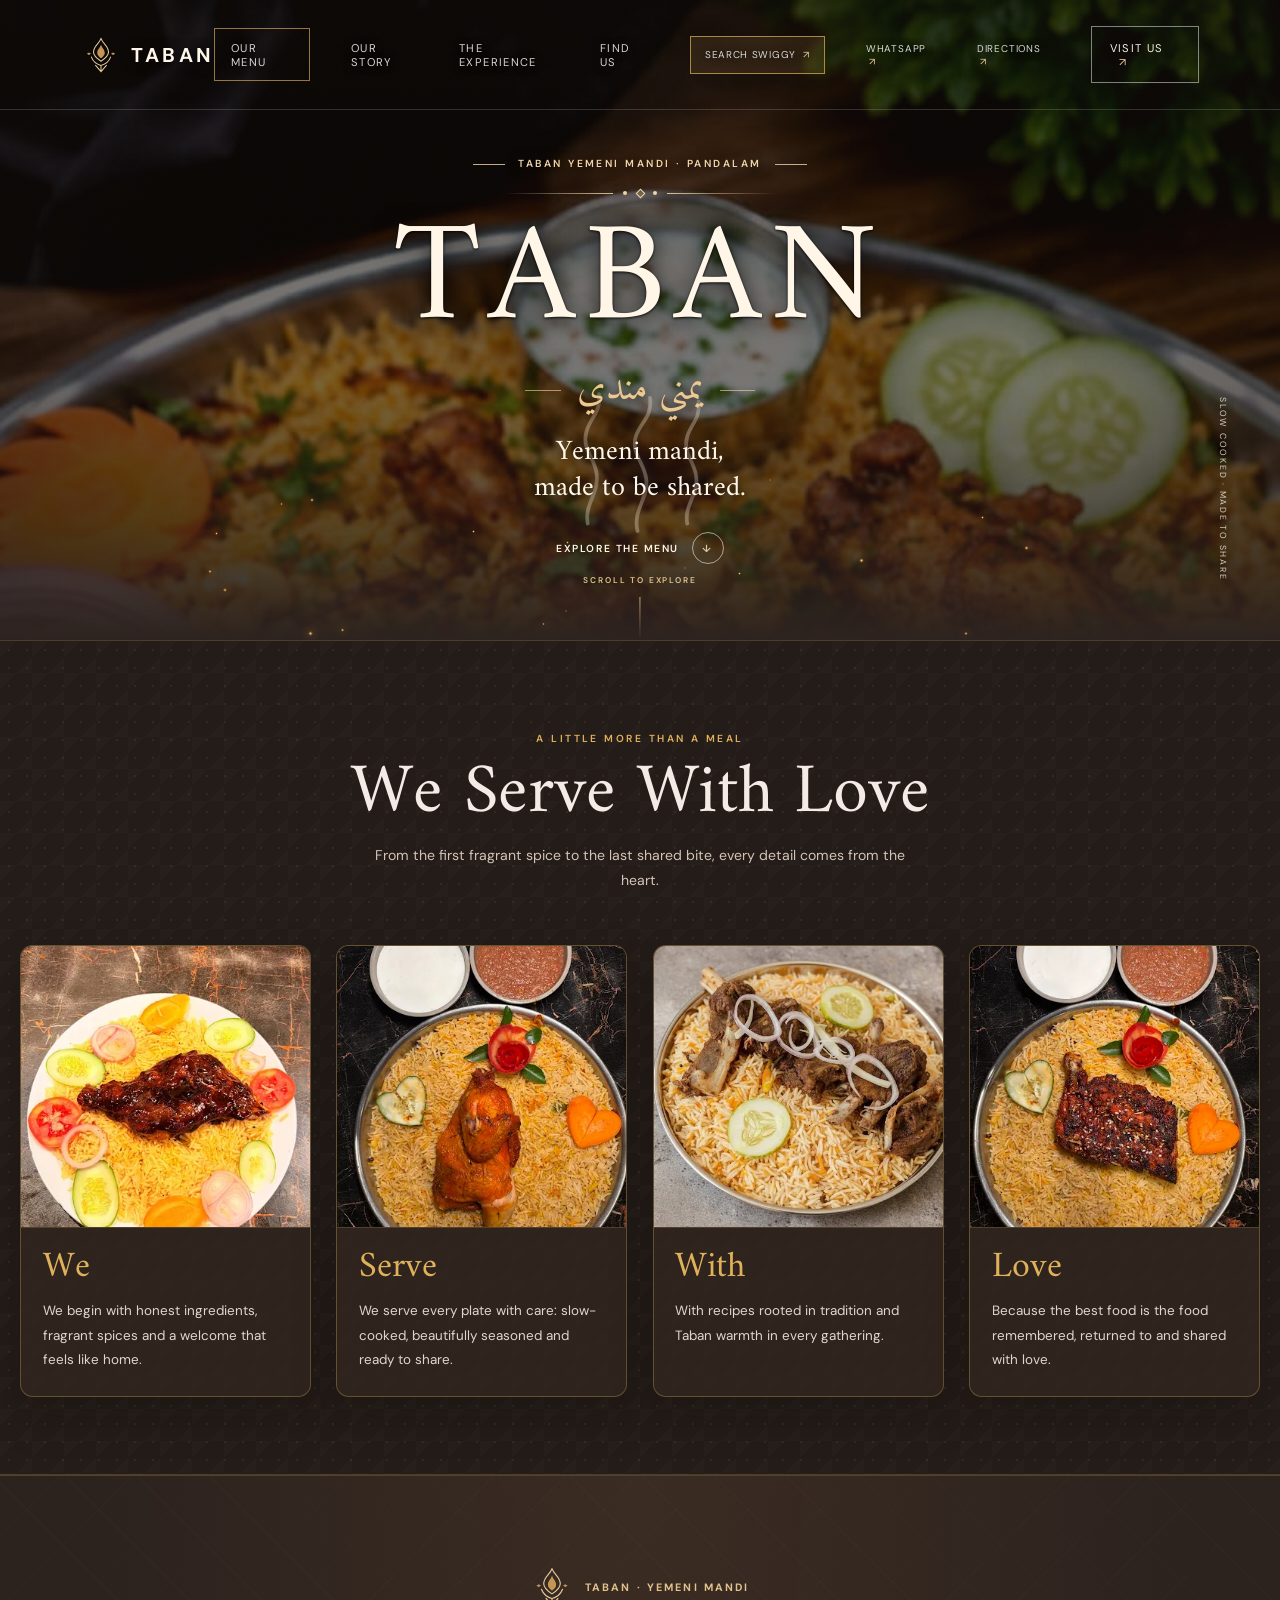
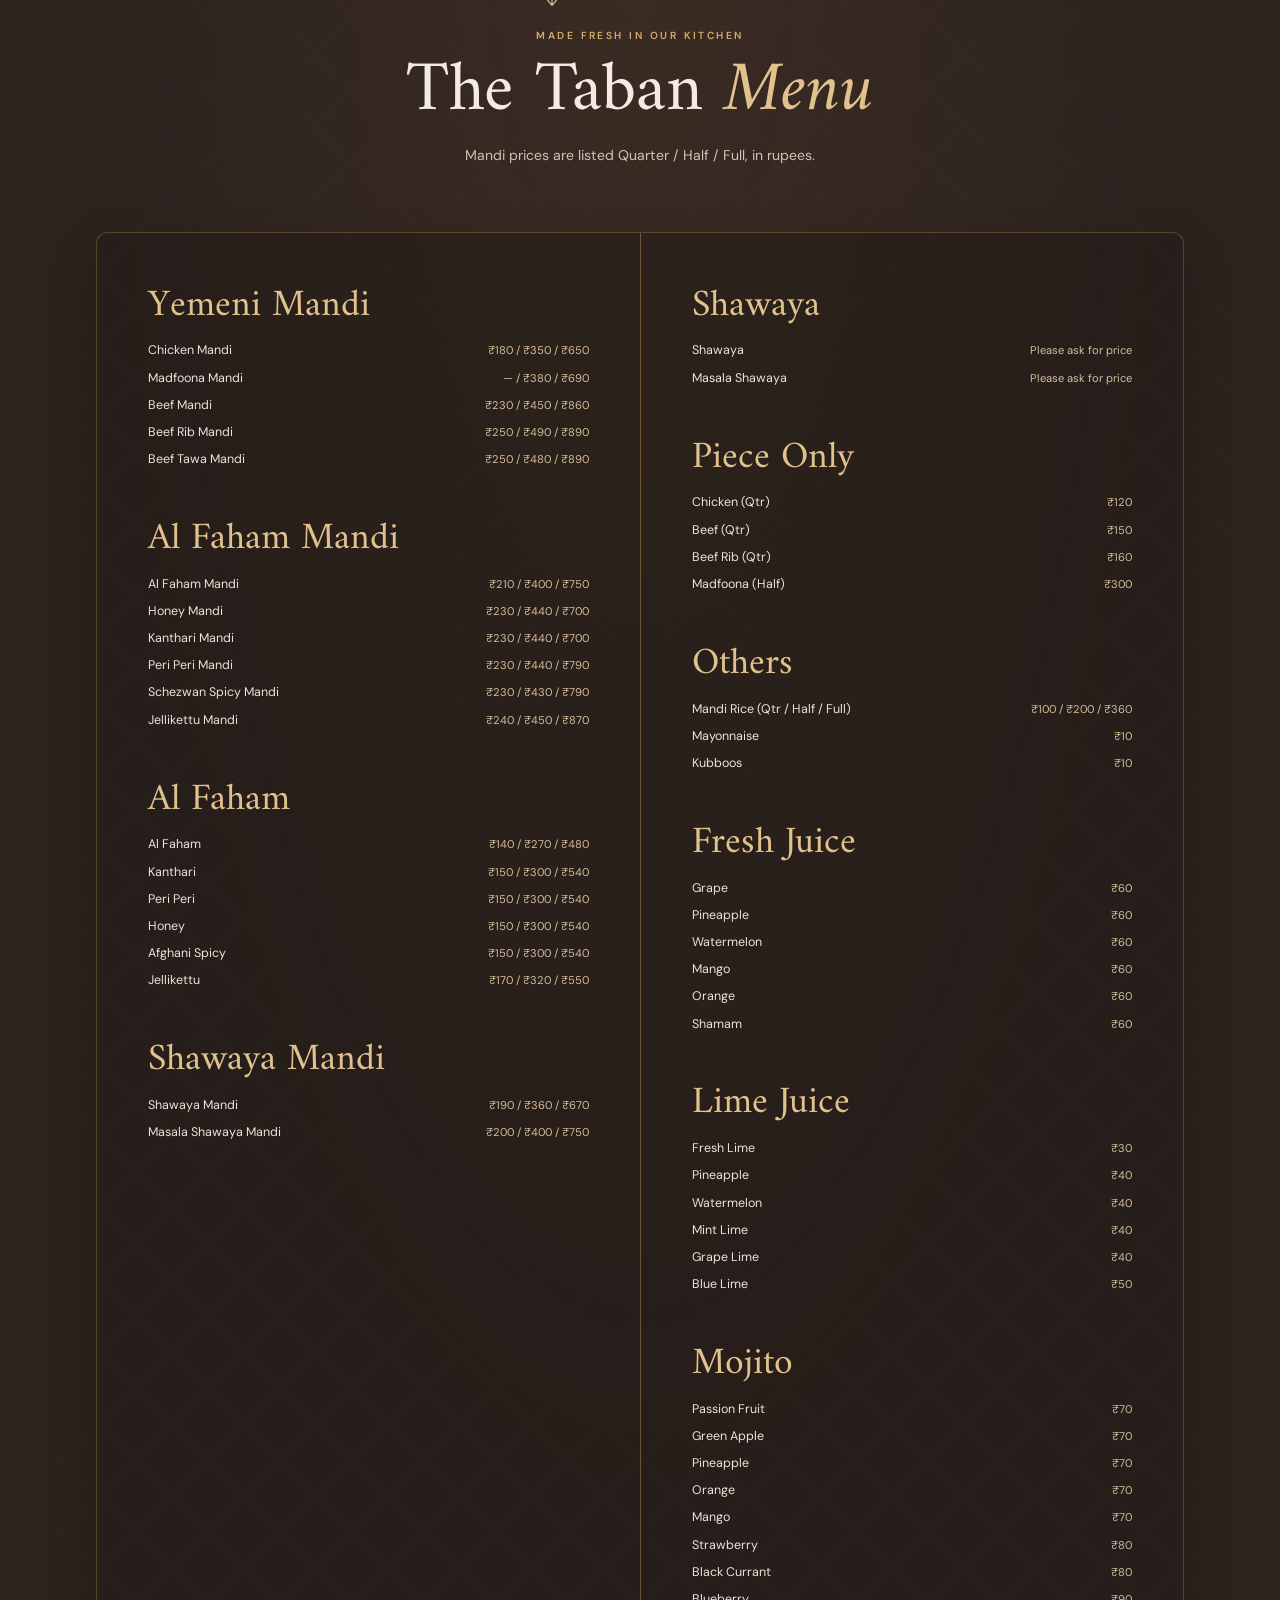
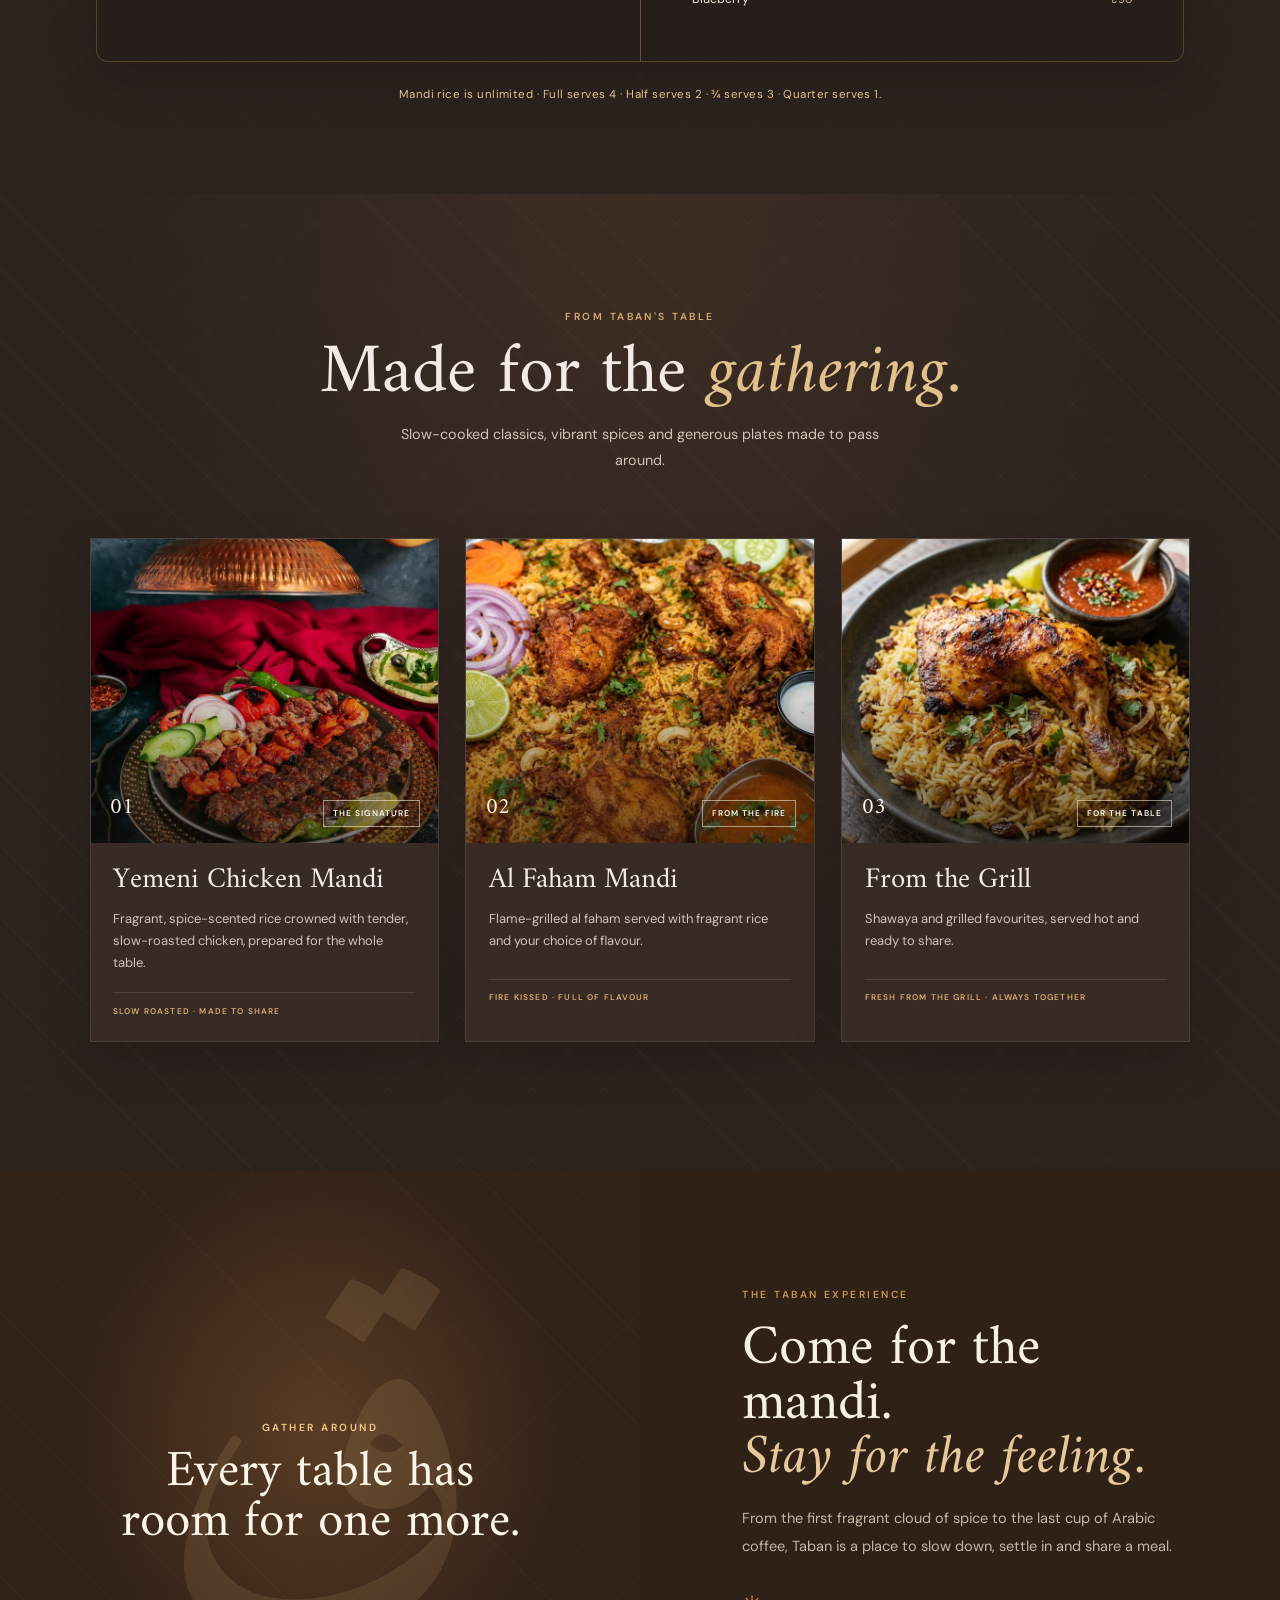
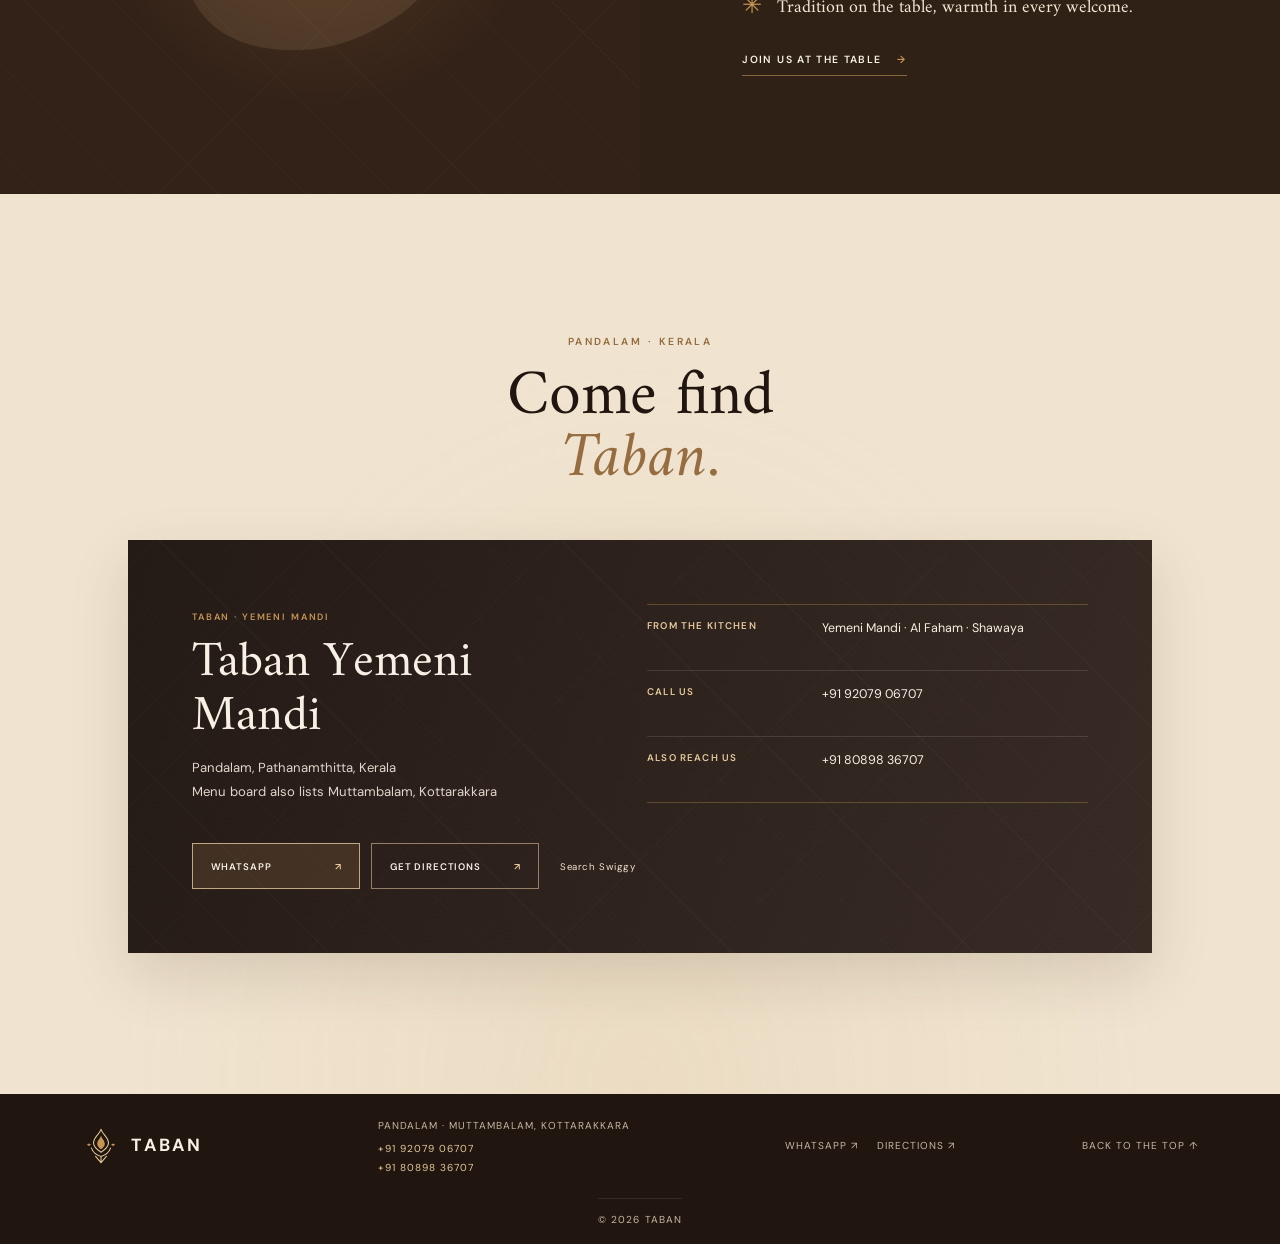
<file: index.html>
<!doctype html>
<html lang="en">
  <head>
    <meta charset="UTF-8" />
    <meta name="viewport" content="width=device-width, initial-scale=1.0" />
    <meta
      name="description"
      content="Discover Taban Yemeni Mandi in Pandalam, with mandi, al faham, shawaya, fresh juices and more."
    />
    <meta name="theme-color" content="#21160f" />
    <title>Taban Yemeni Mandi — Pandalam</title>
    <link rel="preconnect" href="https://fonts.googleapis.com" />
    <link rel="preconnect" href="https://fonts.gstatic.com" crossorigin />
    <link
      href="https://fonts.googleapis.com/css2?family=Amiri:wght@400;700&family=DM+Sans:wght@400;500;600;700&display=swap"
      rel="stylesheet"
    />
    <link rel="stylesheet" href="styles.css" />
    <script src="script.js" defer></script>
  </head>
  <body>
    <div class="page-loader" aria-hidden="true">
      <div class="loader-emblem">
        <img src="images/taban-mark.svg" alt="" />
      </div>
      <div class="loader-name">TABAN</div>
      <div class="loader-caption">Yemeni Mandi · Pandalam</div>
      <div class="loader-track"><span></span></div>
    </div>
    <header class="site-header">
      <a class="wordmark" href="#home" aria-label="Taban home">
        <img src="images/taban-mark.svg" alt="" />
        <span>TABAN</span>
      </a>
      <button
        class="menu-toggle"
        type="button"
        aria-expanded="false"
        aria-controls="site-navigation"
      >
        <span></span>
        <span></span>
        <span class="sr-only">Toggle navigation</span>
      </button>
      <nav class="site-nav" id="site-navigation" aria-label="Main navigation">
        <a class="nav-menu" href="#menu">Our Menu</a>
        <a href="#offerings">Our Story</a>
        <a href="#experience">The experience</a>
        <a href="#visit">Find us</a>
        <a
          class="nav-order"
          href="https://www.swiggy.com/search?query=Taban%20Yemeni%20Mandi%20Pandalam"
          target="_blank"
          rel="noopener noreferrer"
        >Search Swiggy <span aria-hidden="true">↗</span></a>
        <a
          class="nav-quicklink"
          href="https://wa.me/919207906707?text=Hello%20Taban%2C%20I%27d%20like%20to%20enquire."
          target="_blank"
          rel="noopener noreferrer"
          aria-label="Connect with Taban on WhatsApp"
        >WhatsApp <span aria-hidden="true">↗</span></a>
        <a
          class="nav-quicklink"
          href="https://www.google.com/maps/place/TABAN+YEMENI+MANDI+-PANDALAM/@9.2297836,76.6723223,16z/data=!4m15!1m8!3m7!1s0x3b06170e32ac5f1f:0x5e678337b495a4d4!2sTABAN+YEMENI+MANDI+-PANDALAM!8m2!3d9.2297836!4d76.6774721!10e9!16s%2Fg%2F11mldkrrt7!3m5!1s0x3b06170e32ac5f1f:0x5e678337b495a4d4!8m2!3d9.2297836!4d76.6774721!16s%2Fg%2F11mldkrrt7"
          target="_blank"
          rel="noopener noreferrer"
        >Directions <span aria-hidden="true">↗</span></a>
        <a class="nav-reserve" href="#visit"
          >Visit us <span aria-hidden="true">↗</span></a
        >
      </nav>
    </header>

    <main>
      <section class="hero" id="home" aria-labelledby="hero-title">
        <div class="hero-art" aria-hidden="true"></div>
        <div class="hero-shade" aria-hidden="true"></div>
        <div class="hero-grain" aria-hidden="true"></div>
        <div class="hero-particles" aria-hidden="true"></div>
        <svg
          class="hero-steam"
          viewBox="0 0 180 180"
          fill="none"
          aria-hidden="true"
        >
          <path d="M48 174c-3-16 10-25 7-41-2-13-12-19-8-33 3-11 12-16 10-30" />
          <path d="M88 180c-4-17 9-26 7-42-2-14-13-21-8-35 4-11 13-15 11-30" />
          <path d="M128 174c-3-15 10-24 7-39-2-12-11-18-7-31 3-10 11-15 9-28" />
        </svg>
        <div class="hero-content">
          <p class="eyebrow hero-eyebrow">
            <span></span> Taban Yemeni Mandi · Pandalam <span></span>
          </p>
          <div class="hero-ornament" aria-hidden="true">
            <span></span><i></i><b></b><i></i><span></span>
          </div>
          <h1 id="hero-title">TABAN</h1>
          <p class="hero-arabic" lang="ar" dir="rtl">يمني مندي</p>
          <p class="hero-copy">
            Yemeni mandi,<br />made to be shared.
          </p>
          <a class="hero-link" href="#menu">
            <span>Explore the menu</span>
            <span class="hero-link-icon" aria-hidden="true">↓</span>
          </a>
        </div>
        <p class="hero-side-note">SLOW COOKED · MADE TO SHARE</p>
        <a class="scroll-cue" href="#offerings" aria-label="Scroll to our story">
          <span>Scroll to explore</span>
          <i></i>
        </a>
      </section>

      <section class="love-marquee" aria-labelledby="love-marquee-title">
        <div class="love-marquee-heading reveal">
          <p class="eyebrow">A little more than a meal</p>
          <h2 id="love-marquee-title">We Serve With Love</h2>
          <p>
            From the first fragrant spice to the last shared bite, every detail
            comes from the heart.
          </p>
        </div>
        <div class="love-card-grid">
          <article class="love-card">
            <div class="love-card-image">
              <img
                src="images/we.webp"
                alt="Golden mandi served fresh for the table"
                loading="lazy"
              />
            </div>
            <div class="love-card-copy">
              <h3>We</h3>
              <p>
                We begin with honest ingredients, fragrant spices and a welcome
                that feels like home.
              </p>
            </div>
          </article>
          <article class="love-card">
            <div class="love-card-image">
              <img
                src="images/serve.webp"
                alt="A generous plate prepared with care"
                loading="lazy"
              />
            </div>
            <div class="love-card-copy">
              <h3>Serve</h3>
              <p>
                We serve every plate with care: slow-cooked, beautifully
                seasoned and ready to share.
              </p>
            </div>
          </article>
          <article class="love-card">
            <div class="love-card-image">
              <img
                src="images/with.webp"
                alt="A colourful spread made for gathering together"
                loading="lazy"
              />
            </div>
            <div class="love-card-copy">
              <h3>With</h3>
              <p>
                With recipes rooted in tradition and Taban warmth in every
                gathering.
              </p>
            </div>
          </article>
          <article class="love-card">
            <div class="love-card-image">
              <img
                src="images/love.webp"
                alt="A comforting mandi meal, prepared with love"
                loading="lazy"
              />
            </div>
            <div class="love-card-copy">
              <h3>Love</h3>
              <p>
                Because the best food is the food remembered, returned to and
                shared with love.
              </p>
            </div>
          </article>
        </div>
      </section>

      <section class="restaurant-menu" id="menu" aria-labelledby="menu-title">
        <div class="restaurant-menu-inner">
          <div class="restaurant-menu-heading reveal">
            <div class="menu-brandmark">
              <img src="images/taban-mark.svg" alt="" />
              <span>TABAN · YEMENI MANDI</span>
            </div>
            <p class="eyebrow">Made fresh in our kitchen</p>
            <h2 id="menu-title">The Taban <em>Menu</em></h2>
            <p>Mandi prices are listed Quarter / Half / Full, in rupees.</p>
          </div>
          <div class="menu-columns">
            <div class="menu-column">
              <section class="menu-category" aria-labelledby="menu-yemeni-title">
                <h3 id="menu-yemeni-title">Yemeni Mandi</h3>
                <ul>
                  <li><span>Chicken Mandi</span><span class="menu-price">₹180 / ₹350 / ₹650</span></li>
                  <li><span>Madfoona Mandi</span><span class="menu-price">— / ₹380 / ₹690</span></li>
                  <li><span>Beef Mandi</span><span class="menu-price">₹230 / ₹450 / ₹860</span></li>
                  <li><span>Beef Rib Mandi</span><span class="menu-price">₹250 / ₹490 / ₹890</span></li>
                  <li><span>Beef Tawa Mandi</span><span class="menu-price">₹250 / ₹480 / ₹890</span></li>
                </ul>
              </section>
              <section class="menu-category" aria-labelledby="menu-alfaham-mandi-title">
                <h3 id="menu-alfaham-mandi-title">Al Faham Mandi</h3>
                <ul>
                  <li><span>Al Faham Mandi</span><span class="menu-price">₹210 / ₹400 / ₹750</span></li>
                  <li><span>Honey Mandi</span><span class="menu-price">₹230 / ₹440 / ₹700</span></li>
                  <li><span>Kanthari Mandi</span><span class="menu-price">₹230 / ₹440 / ₹700</span></li>
                  <li><span>Peri Peri Mandi</span><span class="menu-price">₹230 / ₹440 / ₹790</span></li>
                  <li><span>Schezwan Spicy Mandi</span><span class="menu-price">₹230 / ₹430 / ₹790</span></li>
                  <li><span>Jellikettu Mandi</span><span class="menu-price">₹240 / ₹450 / ₹870</span></li>
                </ul>
              </section>
              <section class="menu-category" aria-labelledby="menu-alfaham-title">
                <h3 id="menu-alfaham-title">Al Faham</h3>
                <ul>
                  <li><span>Al Faham</span><span class="menu-price">₹140 / ₹270 / ₹480</span></li>
                  <li><span>Kanthari</span><span class="menu-price">₹150 / ₹300 / ₹540</span></li>
                  <li><span>Peri Peri</span><span class="menu-price">₹150 / ₹300 / ₹540</span></li>
                  <li><span>Honey</span><span class="menu-price">₹150 / ₹300 / ₹540</span></li>
                  <li><span>Afghani Spicy</span><span class="menu-price">₹150 / ₹300 / ₹540</span></li>
                  <li><span>Jellikettu</span><span class="menu-price">₹170 / ₹320 / ₹550</span></li>
                </ul>
              </section>
              <section class="menu-category" aria-labelledby="menu-shawaya-mandi-title">
                <h3 id="menu-shawaya-mandi-title">Shawaya Mandi</h3>
                <ul>
                  <li><span>Shawaya Mandi</span><span class="menu-price">₹190 / ₹360 / ₹670</span></li>
                  <li><span>Masala Shawaya Mandi</span><span class="menu-price">₹200 / ₹400 / ₹750</span></li>
                </ul>
              </section>
            </div>
            <div class="menu-column">
              <section class="menu-category" aria-labelledby="menu-shawaya-title">
                <h3 id="menu-shawaya-title">Shawaya</h3>
                <ul>
                  <li><span>Shawaya</span><span class="menu-price">Please ask for price</span></li>
                  <li><span>Masala Shawaya</span><span class="menu-price">Please ask for price</span></li>
                </ul>
              </section>
              <section class="menu-category" aria-labelledby="menu-pieces-title">
                <h3 id="menu-pieces-title">Piece Only</h3>
                <ul>
                  <li><span>Chicken (Qtr)</span><span class="menu-price">₹120</span></li>
                  <li><span>Beef (Qtr)</span><span class="menu-price">₹150</span></li>
                  <li><span>Beef Rib (Qtr)</span><span class="menu-price">₹160</span></li>
                  <li><span>Madfoona (Half)</span><span class="menu-price">₹300</span></li>
                </ul>
              </section>
              <section class="menu-category" aria-labelledby="menu-others-title">
                <h3 id="menu-others-title">Others</h3>
                <ul>
                  <li><span>Mandi Rice (Qtr / Half / Full)</span><span class="menu-price">₹100 / ₹200 / ₹360</span></li>
                  <li><span>Mayonnaise</span><span class="menu-price">₹10</span></li>
                  <li><span>Kubboos</span><span class="menu-price">₹10</span></li>
                </ul>
              </section>
              <section class="menu-category" aria-labelledby="menu-juice-title">
                <h3 id="menu-juice-title">Fresh Juice</h3>
                <ul>
                  <li><span>Grape</span><span class="menu-price">₹60</span></li>
                  <li><span>Pineapple</span><span class="menu-price">₹60</span></li>
                  <li><span>Watermelon</span><span class="menu-price">₹60</span></li>
                  <li><span>Mango</span><span class="menu-price">₹60</span></li>
                  <li><span>Orange</span><span class="menu-price">₹60</span></li>
                  <li><span>Shamam</span><span class="menu-price">₹60</span></li>
                </ul>
              </section>
              <section class="menu-category" aria-labelledby="menu-lime-juice-title">
                <h3 id="menu-lime-juice-title">Lime Juice</h3>
                <ul>
                  <li><span>Fresh Lime</span><span class="menu-price">₹30</span></li>
                  <li><span>Pineapple</span><span class="menu-price">₹40</span></li>
                  <li><span>Watermelon</span><span class="menu-price">₹40</span></li>
                  <li><span>Mint Lime</span><span class="menu-price">₹40</span></li>
                  <li><span>Grape Lime</span><span class="menu-price">₹40</span></li>
                  <li><span>Blue Lime</span><span class="menu-price">₹50</span></li>
                </ul>
              </section>
              <section class="menu-category" aria-labelledby="menu-mojito-title">
                <h3 id="menu-mojito-title">Mojito</h3>
                <ul>
                  <li><span>Passion Fruit</span><span class="menu-price">₹70</span></li>
                  <li><span>Green Apple</span><span class="menu-price">₹70</span></li>
                  <li><span>Pineapple</span><span class="menu-price">₹70</span></li>
                  <li><span>Orange</span><span class="menu-price">₹70</span></li>
                  <li><span>Mango</span><span class="menu-price">₹70</span></li>
                  <li><span>Strawberry</span><span class="menu-price">₹80</span></li>
                  <li><span>Black Currant</span><span class="menu-price">₹80</span></li>
                  <li><span>Blueberry</span><span class="menu-price">₹90</span></li>
                </ul>
              </section>
            </div>
          </div>
          <p class="menu-note">Mandi rice is unlimited · Full serves 4 · Half serves 2 · ¾ serves 3 · Quarter serves 1.</p>
        </div>
      </section>

      <section
        class="offerings"
        id="offerings"
        aria-labelledby="offerings-title"
      >
        <div class="offerings-inner">
          <div class="offerings-heading reveal">
            <p class="eyebrow">From Taban's table</p>
            <h2 id="offerings-title">Made for the <em>gathering.</em></h2>
            <p>
              Slow-cooked classics, vibrant spices and generous plates made to
              pass around.
            </p>
          </div>
          <div class="offering-grid">
            <article class="offering-card reveal">
              <div class="offering-image">
                <img
                  src="images/card2.jpg"
                  alt="A generous platter of Taban-style chicken mandi with fragrant rice"
                  loading="lazy"
                />
                <span class="offering-number">01</span>
                <span class="offering-tag">THE SIGNATURE</span>
              </div>
              <div class="offering-copy">
                <h3>Yemeni Chicken Mandi</h3>
                <p>
                  Fragrant, spice-scented rice crowned with tender, slow-roasted
                  chicken, prepared for the whole table.
                </p>
                <span class="offering-note">SLOW ROASTED · MADE TO SHARE</span>
              </div>
            </article>
            <article class="offering-card reveal">
              <div class="offering-image">
                <img
                  src="images/card 3.jpg"
                  alt="Golden grilled chicken served over aromatic mandi rice"
                  loading="lazy"
                />
                <span class="offering-number">02</span>
                <span class="offering-tag">FROM THE FIRE</span>
              </div>
              <div class="offering-copy">
                <h3>Al Faham Mandi</h3>
                <p>
                  Flame-grilled al faham served with fragrant rice and your
                  choice of flavour.
                </p>
                <span class="offering-note">FIRE KISSED · FULL OF FLAVOUR</span>
              </div>
            </article>
            <article class="offering-card reveal">
              <div class="offering-image">
                <img
                  src="images/card1.jpg"
                  alt="A mixed grill platter with fresh garnishes and dipping sauce"
                  loading="lazy"
                />
                <span class="offering-number">03</span>
                <span class="offering-tag">FOR THE TABLE</span>
              </div>
              <div class="offering-copy">
                <h3>From the Grill</h3>
                <p>
                  Shawaya and grilled favourites, served hot and ready to share.
                </p>
                <span class="offering-note"
                  >FRESH FROM THE GRILL · ALWAYS TOGETHER</span
                >
              </div>
            </article>
          </div>
        </div>
      </section>

      <section class="experience" id="experience">
        <div class="experience-image" aria-hidden="true">
          <div class="image-caption reveal">
            <span class="eyebrow">Gather around</span>
            <p>Every table has<br />room for one more.</p>
          </div>
        </div>
        <div class="experience-copy">
          <div class="experience-copy-inner reveal">
            <p class="eyebrow">The Taban experience</p>
            <h2>Come for the mandi.<br /><em>Stay for the feeling.</em></h2>
            <p>
              From the first fragrant cloud of spice to the last cup of Arabic
              coffee, Taban is a place to slow down, settle in and share a meal.
            </p>
            <div class="experience-detail">
              <span class="detail-icon" aria-hidden="true">✳</span>
              <span>Tradition on the table, warmth in every welcome.</span>
            </div>
            <a class="text-link" href="#visit"
              >Join us at the table <span aria-hidden="true">→</span></a
            >
          </div>
        </div>
      </section>

      <section class="visit section-shell" id="visit">
        <div class="visit-heading reveal">
          <p class="eyebrow">Pandalam · Kerala</p>
          <h2>Come find<br /><em>Taban.</em></h2>
        </div>
        <div class="visit-card reveal">
          <div class="visit-card-copy">
            <span class="visit-card-kicker">TABAN · YEMENI MANDI</span>
            <h3>Taban Yemeni Mandi</h3>
            <p class="visit-address">
              Pandalam, Pathanamthitta, Kerala<br />
              Menu board also lists Muttambalam, Kottarakkara
            </p>
          </div>
          <dl class="visit-details">
            <div>
              <dt>From the kitchen</dt>
              <dd>Yemeni Mandi · Al Faham · Shawaya</dd>
            </div>
            <div>
              <dt>Call us</dt>
              <dd><a href="tel:+919207906707">+91 92079 06707</a></dd>
            </div>
            <div>
              <dt>Also reach us</dt>
              <dd><a href="tel:+918089836707">+91 80898 36707</a></dd>
            </div>
          </dl>
          <div class="visit-actions">
            <a
              class="visit-button visit-button-primary"
              href="https://wa.me/919207906707?text=Hello%20Taban%2C%20I%27d%20like%20to%20enquire."
              target="_blank"
              rel="noopener noreferrer"
            >WhatsApp <span aria-hidden="true">↗</span></a>
            <a
              class="visit-button"
              href="https://www.google.com/maps/place/TABAN+YEMENI+MANDI+-PANDALAM/@9.2297836,76.6723223,16z/data=!4m15!1m8!3m7!1s0x3b06170e32ac5f1f:0x5e678337b495a4d4!2sTABAN+YEMENI+MANDI+-PANDALAM!8m2!3d9.2297836!4d76.6774721!10e9!16s%2Fg%2F11mldkrrt7!3m5!1s0x3b06170e32ac5f1f:0x5e678337b495a4d4!8m2!3d9.2297836!4d76.6774721!16s%2Fg%2F11mldkrrt7"
              target="_blank"
              rel="noopener noreferrer"
            >Get directions <span aria-hidden="true">↗</span></a>
            <a
              class="visit-listing-link"
              href="https://www.swiggy.com/search?query=Taban%20Yemeni%20Mandi%20Pandalam"
              target="_blank"
              rel="noopener noreferrer"
            >Search Swiggy</a>
          </div>
        </div>
      </section>
    </main>

    <footer class="site-footer">
      <a class="footer-wordmark" href="#home">
        <img src="images/taban-mark.svg" alt="" />
        <span>TABAN</span>
      </a>
      <div class="footer-location">
        <p>Pandalam · Muttambalam, Kottarakkara</p>
        <a href="tel:+919207906707">+91 92079 06707</a>
        <a href="tel:+918089836707">+91 80898 36707</a>
      </div>
      <div class="footer-connect" aria-label="Connect with Taban">
        <a
          href="https://wa.me/919207906707?text=Hello%20Taban%2C%20I%27d%20like%20to%20enquire."
          target="_blank"
          rel="noopener noreferrer"
        >WhatsApp <span aria-hidden="true">↗</span></a>
        <a
          href="https://www.google.com/maps/place/TABAN+YEMENI+MANDI+-PANDALAM/@9.2297836,76.6723223,16z/data=!4m15!1m8!3m7!1s0x3b06170e32ac5f1f:0x5e678337b495a4d4!2sTABAN+YEMENI+MANDI+-PANDALAM!8m2!3d9.2297836!4d76.6774721!10e9!16s%2Fg%2F11mldkrrt7!3m5!1s0x3b06170e32ac5f1f:0x5e678337b495a4d4!8m2!3d9.2297836!4d76.6774721!16s%2Fg%2F11mldkrrt7"
          target="_blank"
          rel="noopener noreferrer"
        >Directions <span aria-hidden="true">↗</span></a>
      </div>
      <a class="back-to-top" href="#home">Back to the top ↑</a>
      <span class="footer-copyright">© <span id="year"></span> TABAN</span>
    </footer>
  </body>
</html>
</file>
<file: styles.css>
:root {
  color-scheme: dark;
  --ink: #21160f;
  --ink-soft: #302117;
  --sand: #e5c99b;
  --sand-light: #f2e7d3;
  --gold: #c59555;
  --cream: #f7f0e4;
  --muted: #c5b7a3;
  --font-display: "Amiri", Georgia, serif;
  --font-body: "DM Sans", Arial, sans-serif;
}

* {
  box-sizing: border-box;
}

html {
  scroll-behavior: smooth;
  scroll-padding-top: 5.5rem;
}

body {
  margin: 0;
  background: var(--ink);
  color: var(--cream);
  font-family: var(--font-body);
  -webkit-font-smoothing: antialiased;
}

body,
button,
a {
  -webkit-tap-highlight-color: transparent;
}

a {
  color: inherit;
  text-decoration: none;
}

button {
  color: inherit;
  font: inherit;
}

.sr-only {
  position: absolute;
  width: 1px;
  height: 1px;
  padding: 0;
  margin: -1px;
  overflow: hidden;
  clip: rect(0, 0, 0, 0);
  white-space: nowrap;
  border: 0;
}

.site-header {
  position: absolute;
  z-index: 5;
  inset: 0 0 auto;
  display: flex;
  align-items: center;
  justify-content: space-between;
  padding: 1.65rem clamp(1.5rem, 6.3vw, 6.5rem);
  border-bottom: 1px solid rgb(255 255 255 / 16%);
}

.wordmark,
.footer-wordmark {
  display: inline-flex;
  align-items: center;
  gap: 0.65rem;
  font-family: var(--font-body);
  font-size: 1.25rem;
  font-weight: 700;
  letter-spacing: 0.16em;
  line-height: 1;
}

.wordmark img,
.footer-wordmark img {
  width: 2.5rem;
  height: 2.5rem;
}

.wordmark {
  color: #fff7e9;
  text-shadow: 0 2px 12px rgb(0 0 0 / 75%);
}

.site-nav {
  display: flex;
  align-items: center;
  gap: clamp(1.5rem, 3.2vw, 3.5rem);
  font-size: 0.7rem;
  letter-spacing: 0.12em;
  text-transform: uppercase;
}

.site-nav > a:not(.nav-reserve) {
  color: rgb(255 255 255 / 83%);
  text-shadow: 0 1px 8px rgb(0 0 0 / 85%);
  transition: color 180ms ease;
}

.site-nav > a:not(.nav-reserve):hover,
.back-to-top:hover {
  color: var(--sand);
}

.nav-reserve {
  padding: 0.83rem 1.1rem;
  border: 1px solid rgb(255 255 255 / 48%);
  transition: color 180ms ease, border-color 180ms ease, background 180ms ease;
}

.nav-menu {
  padding: 0.72rem 1rem;
  border: 1px solid rgb(223 177 91 / 65%);
  color: var(--sand-light);
  transition: color 180ms ease, border-color 180ms ease, background 180ms ease;
}

.nav-menu:hover {
  border-color: var(--sand);
  background: rgb(197 149 85 / 12%);
  color: var(--sand);
}

.nav-order {
  padding: 0.72rem 0.9rem;
  border: 1px solid rgb(223 177 91 / 70%);
  background: rgb(197 149 85 / 14%);
  color: #f4dfb9;
  font-size: 0.62rem;
  letter-spacing: 0.07em;
  white-space: nowrap;
  transition: background 180ms ease, border-color 180ms ease, color 180ms ease;
}

.nav-order span {
  margin-left: 0.2rem;
  color: var(--sand);
}

.nav-order:hover {
  border-color: var(--sand);
  background: rgb(197 149 85 / 28%);
  color: #fff4df;
}

.nav-quicklink {
  color: rgb(245 235 230 / 80%);
  font-size: 0.62rem;
  letter-spacing: 0.08em;
  transition: color 180ms ease;
}

.nav-quicklink span {
  margin-left: 0.2rem;
  color: var(--sand);
}

.nav-quicklink:hover {
  color: var(--sand);
}

.nav-reserve span {
  margin-left: 0.55rem;
  color: var(--sand);
}

.nav-reserve:hover {
  border-color: var(--sand);
  background: rgb(24 17 12 / 40%);
}

.menu-toggle {
  display: none;
}

.hero {
  position: relative;
  display: grid;
  min-height: max(690px, 100svh);
  place-items: center;
  overflow: hidden;
  isolation: isolate;
  background: #5b3218;
}

.hero-art,
.hero-shade {
  position: absolute;
  z-index: -1;
  inset: 0;
}

.hero-art {
  background-image: url("images/card 3.jpg");
  background-position: center 53%;
  background-size: cover;
  filter: saturate(0.88) sepia(0.12) contrast(1.04);
  animation: landscape-arrive 1.5s cubic-bezier(0.2, 0.7, 0.2, 1) both;
}

.hero-shade {
  background:
    linear-gradient(180deg, rgb(22 13 7 / 48%) 0%, rgb(35 19 9 / 7%) 30%, rgb(32 17 8 / 22%) 55%, rgb(20 12 8 / 60%) 100%),
    radial-gradient(ellipse at 50% 41%, rgb(35 18 9 / 35%) 0%, rgb(35 18 9 / 12%) 37%, transparent 69%);
}

.hero-content {
  width: min(90%, 760px);
  margin-top: 5rem;
  text-align: center;
  animation: content-arrive 1.1s 180ms both;
}

.eyebrow {
  margin: 0;
  color: var(--gold);
  font-size: 0.64rem;
  font-weight: 600;
  letter-spacing: 0.24em;
  line-height: 1.6;
  text-transform: uppercase;
}

.hero-eyebrow {
  display: flex;
  align-items: center;
  justify-content: center;
  gap: 0.85rem;
  color: #f0d5a8;
}

.hero-eyebrow span {
  width: 2rem;
  height: 1px;
  background: currentColor;
  opacity: 0.8;
}

.hero h1 {
  margin: 0.55rem 0 -0.55rem;
  color: #fff6e8;
  font-family: var(--font-display);
  font-size: clamp(6rem, 14vw, 12.5rem);
  font-weight: 700;
  letter-spacing: 0.015em;
  line-height: 1.1;
  text-shadow: 0 4px 40px rgb(28 14 5 / 38%);
}

.hero-arabic {
  display: flex;
  align-items: center;
  justify-content: center;
  gap: 1rem;
  margin: 0.35rem 0 0;
  color: #edc98f;
  font-family: var(--font-display);
  font-size: clamp(1.7rem, 3vw, 2.35rem);
}

.hero-arabic::before,
.hero-arabic::after {
  width: 2.2rem;
  height: 1px;
  background: rgb(237 201 143 / 65%);
  content: "";
}

.hero-copy {
  margin: 0.75rem 0 1.65rem;
  color: #fff7e9;
  font-family: var(--font-display);
  font-size: clamp(1.35rem, 2.2vw, 1.8rem);
  line-height: 1.25;
  text-shadow: 0 2px 14px rgb(19 11 6 / 75%);
}

.hero-link {
  display: inline-flex;
  align-items: center;
  gap: 0.8rem;
  color: #fff5e5;
  font-size: 0.64rem;
  font-weight: 600;
  letter-spacing: 0.15em;
  text-transform: uppercase;
}

.hero-link-icon {
  display: grid;
  width: 2rem;
  height: 2rem;
  place-items: center;
  border: 1px solid rgb(255 255 255 / 55%);
  border-radius: 50%;
  color: var(--sand);
  transition: transform 180ms ease, background 180ms ease;
}

.hero-link:hover .hero-link-icon {
  transform: translateY(3px);
  background: rgb(255 255 255 / 12%);
}

.hero-side-note {
  position: absolute;
  right: clamp(1.4rem, 4vw, 4.2rem);
  bottom: 3.7rem;
  margin: 0;
  color: rgb(255 247 233 / 78%);
  font-size: 0.55rem;
  letter-spacing: 0.2em;
  writing-mode: vertical-rl;
}

.scroll-cue {
  position: absolute;
  bottom: 0;
  left: 50%;
  display: flex;
  width: 1px;
  height: 2.8rem;
  justify-content: center;
  background: rgb(255 255 255 / 30%);
  transform: translateX(-50%);
}

.scroll-cue span {
  width: 1px;
  height: 1rem;
  background: var(--sand);
  animation: scroll-pulse 1.8s ease-in-out infinite;
}

.section-shell {
  padding-right: clamp(1.5rem, 10vw, 10rem);
  padding-left: clamp(1.5rem, 10vw, 10rem);
}

.intro {
  position: relative;
  display: grid;
  min-height: 36rem;
  grid-template-columns: minmax(120px, 0.72fr) minmax(0, 1.7fr) minmax(150px, 0.65fr);
  align-items: center;
  gap: clamp(2rem, 5vw, 6rem);
  overflow: hidden;
  background:
    radial-gradient(ellipse at 15% 45%, rgb(197 149 85 / 9%), transparent 36%),
    var(--ink);
}

.intro-mark {
  color: rgb(197 149 85 / 16%);
  font-family: var(--font-display);
  font-size: clamp(10rem, 21vw, 19rem);
  line-height: 0.8;
  text-align: center;
}

.intro-copy {
  max-width: 39rem;
  padding: 6.5rem 0;
}

.intro h2,
.experience h2,
.visit h2 {
  margin: 1.2rem 0 1.15rem;
  color: var(--cream);
  font-family: var(--font-display);
  font-size: clamp(2.8rem, 5.2vw, 5rem);
  font-weight: 400;
  line-height: 0.97;
}

.intro h2 em,
.experience h2 em,
.visit h2 em {
  color: var(--sand);
  font-weight: 400;
}

.intro-copy > p:not(.eyebrow),
.experience-copy-inner > p:not(.eyebrow) {
  max-width: 33rem;
  color: var(--muted);
  font-size: 0.91rem;
  line-height: 1.9;
}

.text-link {
  display: inline-flex;
  align-items: center;
  gap: 1rem;
  margin-top: 1.55rem;
  padding-bottom: 0.55rem;
  border-bottom: 1px solid rgb(197 149 85 / 60%);
  color: var(--cream);
  font-size: 0.65rem;
  font-weight: 600;
  letter-spacing: 0.13em;
  text-transform: uppercase;
  transition: gap 180ms ease, color 180ms ease;
}

.text-link span {
  color: var(--gold);
}

.text-link:hover {
  gap: 1.35rem;
  color: var(--sand);
}

.intro-aside {
  align-self: end;
  justify-self: end;
  width: 10rem;
  margin-bottom: 6.5rem;
}

.aside-number {
  color: var(--gold);
  font-family: var(--font-display);
  font-size: 1.5rem;
}

.aside-rule {
  display: block;
  width: 100%;
  height: 1px;
  margin: 0.8rem 0;
  background: rgb(197 149 85 / 45%);
}

.intro-aside p {
  color: var(--muted);
  font-family: var(--font-display);
  font-size: 1.15rem;
  line-height: 1.2;
}

.experience {
  display: grid;
  min-height: 39rem;
  grid-template-columns: 1fr 1fr;
}

.experience-image {
  position: relative;
  min-height: 35rem;
  overflow: hidden;
  background:
    linear-gradient(0deg, rgb(18 11 7 / 65%), transparent 56%),
    url("images/card2.jpg") center 82% / cover;
}

.image-caption {
  position: absolute;
  bottom: clamp(2rem, 5vw, 5rem);
  left: clamp(2rem, 6vw, 6rem);
}

.image-caption .eyebrow {
  color: #edc98f;
}

.image-caption p {
  margin: 0.65rem 0 0;
  color: var(--cream);
  font-family: var(--font-display);
  font-size: clamp(2.1rem, 4vw, 3.5rem);
  line-height: 0.98;
}

.experience-copy {
  display: flex;
  align-items: center;
  padding: clamp(3rem, 8vw, 8rem);
  background: var(--ink-soft);
}

.experience-copy-inner {
  max-width: 32rem;
}

.experience h2 {
  font-size: clamp(2.8rem, 4.4vw, 4.4rem);
}

.experience-detail {
  display: flex;
  align-items: center;
  gap: 0.9rem;
  margin-top: 1.6rem;
  color: var(--sand-light);
  font-family: var(--font-display);
  font-size: 1.12rem;
}

.detail-icon {
  color: var(--gold);
  font-size: 1.5rem;
}

.visit {
  padding-top: clamp(6rem, 11vw, 10rem);
  padding-bottom: clamp(6rem, 11vw, 10rem);
  background:
    radial-gradient(ellipse at 50% 100%, rgb(197 149 85 / 11%), transparent 58%),
    #f0e4d0;
  color: var(--ink);
}

.visit-heading {
  margin-bottom: 3.1rem;
  text-align: center;
}

.visit-heading .eyebrow {
  color: #936a3d;
}

.visit h2 {
  margin-top: 1rem;
  color: var(--ink);
  font-size: clamp(2.8rem, 5vw, 4.8rem);
}

.visit h2 em {
  color: #966d40;
}

.visit-card {
  display: grid;
  max-width: 68rem;
  grid-template-columns: minmax(0, 0.95fr) minmax(0, 1.05fr);
  gap: 2.5rem 3.5rem;
  margin: 0 auto;
  padding: clamp(2rem, 5vw, 4rem);
  background:
    linear-gradient(110deg, rgb(34 22 15 / 94%), rgb(48 31 20 / 94%)),
    url("images/card1.jpg") center / cover;
  box-shadow: 0 1.4rem 3.5rem rgb(51 34 18 / 13%);
}

.visit-card-copy {
  align-self: center;
}

.visit-card-kicker {
  color: var(--gold);
  font-size: 0.58rem;
  font-weight: 600;
  letter-spacing: 0.2em;
}

.visit-card-copy h3 {
  margin: 0.65rem 0 0;
  color: var(--cream);
  font-family: var(--font-display);
  font-size: clamp(2rem, 4vw, 3.1rem);
  font-weight: 400;
  line-height: 1.1;
}

.visit-card-copy .visit-address {
  margin: 0.7rem 0 0;
  color: #e2d6cc;
  font-size: 0.82rem;
  line-height: 1.8;
}

.visit-details {
  display: grid;
  gap: 0;
  margin: 0;
  border-top: 1px solid rgb(223 177 91 / 28%);
  border-bottom: 1px solid rgb(223 177 91 / 28%);
}

.visit-details > div {
  display: grid;
  grid-template-columns: minmax(7rem, 0.75fr) minmax(0, 1.25fr);
  gap: 1rem;
  padding: 0.85rem 0;
}

.visit-details > div + div {
  border-top: 1px solid rgb(245 235 230 / 12%);
}

.visit-details dt {
  color: var(--sand);
  font-size: 0.61rem;
  font-weight: 600;
  letter-spacing: 0.12em;
  text-transform: uppercase;
}

.visit-details dd {
  margin: 0;
  color: var(--cream);
  font-size: 0.78rem;
  line-height: 1.6;
}

.visit-details dd a:hover {
  color: var(--sand);
}

.visit-actions {
  display: flex;
  flex-wrap: wrap;
  align-items: center;
  gap: 0.7rem;
  grid-column: 1 / -1;
}

.visit-button {
  display: inline-flex;
  min-width: 10.5rem;
  align-items: center;
  justify-content: space-between;
  gap: 1rem;
  padding: 0.95rem 1.1rem;
  border: 1px solid rgb(229 201 155 / 56%);
  color: var(--cream);
  font-size: 0.6rem;
  font-weight: 600;
  letter-spacing: 0.09em;
  text-transform: uppercase;
  transition: background 180ms ease, color 180ms ease;
}

.visit-button-primary {
  border-color: rgb(229 201 155 / 78%);
  background: rgb(197 149 85 / 17%);
}

.visit-button span {
  color: var(--sand);
}

.visit-button:hover {
  background: var(--sand);
  color: var(--ink);
}

.visit-button:hover span {
  color: var(--ink);
}

.visit-listing-link {
  padding: 0.5rem 0.6rem;
  color: #f0e4d0;
  font-size: 0.6rem;
  letter-spacing: 0.06em;
  transition: color 180ms ease;
}

.visit-listing-link:hover {
  color: #966d40;
}

.site-footer {
  display: grid;
  min-height: 9rem;
  grid-template-columns: minmax(0, 1fr) minmax(15rem, 1.4fr) minmax(11rem, 1fr) auto;
  align-items: center;
  gap: 1.5rem;
  padding: 1.5rem clamp(1.5rem, 6.3vw, 6.5rem) 0.8rem;
  color: var(--muted);
}

.footer-wordmark {
  color: var(--cream);
  font-size: 1.1rem;
}

.footer-location p,
.footer-location > a,
.footer-connect a,
.back-to-top,
.footer-copyright {
  font-size: 0.63rem;
  letter-spacing: 0.1em;
  text-transform: uppercase;
}

.footer-location p {
  margin: 0 0 0.55rem;
  line-height: 1.6;
}

.footer-location > a {
  display: block;
  margin-top: 0.35rem;
  color: var(--sand);
}

.footer-connect {
  display: flex;
  flex-wrap: wrap;
  gap: 0.8rem 1.2rem;
}

.footer-connect a,
.back-to-top {
  transition: color 180ms ease;
}

.footer-connect a:hover,
.back-to-top:hover {
  color: var(--sand);
}

.back-to-top {
  justify-self: end;
}

.footer-copyright {
  grid-column: 1 / -1;
  justify-self: center;
  padding: 0.9rem 0 0.3rem;
  border-top: 1px solid rgb(245 235 230 / 10%);
}

.reveal {
  opacity: 0;
  transform: translateY(22px);
  transition: opacity 750ms ease, transform 750ms cubic-bezier(0.2, 0.7, 0.2, 1);
}

.reveal.is-visible {
  opacity: 1;
  transform: translateY(0);
}

@keyframes landscape-arrive {
  from {
    opacity: 0.65;
    transform: scale(1.055);
  }
  to {
    opacity: 1;
    transform: scale(1);
  }
}

@keyframes content-arrive {
  from {
    opacity: 0;
    transform: translateY(18px);
  }
  to {
    opacity: 1;
    transform: translateY(0);
  }
}

@keyframes scroll-pulse {
  0%,
  100% {
    transform: translateY(0);
    opacity: 0.45;
  }
  50% {
    transform: translateY(0.8rem);
    opacity: 1;
  }
}

@media (min-width: 1500px) {
  .hero-art {
    background-position: center 58%;
  }
}

@media (max-width: 900px) {
  .site-header {
    padding-right: 1.6rem;
    padding-left: 1.6rem;
  }

  .site-nav {
    gap: 0.65rem;
    font-size: 0.54rem;
  }

  .nav-menu {
    padding: 0.62rem 0.75rem;
  }

  .nav-order {
    padding: 0.62rem 0.7rem;
    font-size: 0.5rem;
  }

  .nav-quicklink {
    font-size: 0.52rem;
    letter-spacing: 0.04em;
  }

  .nav-reserve {
    padding: 0.7rem 0.75rem;
  }

  .intro {
    grid-template-columns: minmax(90px, 0.5fr) minmax(0, 2fr);
    gap: 2rem;
  }

  .intro-aside {
    display: none;
  }

  .experience {
    min-height: 33rem;
  }

  .experience-copy {
    padding: 3.5rem;
  }
}

@media (max-width: 860px) {
  .site-header {
    padding: 1.15rem 1.25rem;
  }

  .menu-toggle {
    z-index: 2;
    display: grid;
    width: 2.7rem;
    height: 2.7rem;
    align-content: center;
    justify-items: center;
    gap: 5px;
    border: 1px solid rgb(255 255 255 / 48%);
    background: rgb(23 15 10 / 24%);
    cursor: pointer;
  }

  .menu-toggle > span:not(.sr-only) {
    width: 1rem;
    height: 1px;
    background: var(--cream);
    transition: transform 180ms ease;
  }

  .menu-toggle[aria-expanded="true"] > span:first-child {
    transform: translateY(3px) rotate(45deg);
  }

  .menu-toggle[aria-expanded="true"] > span:nth-child(2) {
    transform: translateY(-3px) rotate(-45deg);
  }

  .site-nav {
    position: absolute;
    top: 100%;
    right: 0;
    left: 0;
    display: none;
    align-items: stretch;
    gap: 0;
    padding: 0.5rem 1.25rem 1.25rem;
    background: rgb(33 22 15 / 97%);
    font-size: 0.7rem;
  }

  .site-nav.is-open {
    display: flex;
    flex-direction: column;
  }

  .site-nav > a:not(.nav-reserve) {
    padding: 1rem 0;
    border-bottom: 1px solid rgb(255 255 255 / 12%);
  }

  .nav-reserve {
    align-self: flex-start;
    margin-top: 1rem;
  }
}

@media (max-width: 640px) {
  html {
    scroll-padding-top: 4rem;
  }

  .wordmark {
    font-size: 1.9rem;
  }

  .hero {
    min-height: max(650px, 100svh);
  }

  .hero-art {
    background-position: 53% center;
  }

  .hero-shade {
    background:
      linear-gradient(180deg, rgb(22 13 7 / 46%), rgb(32 17 8 / 27%) 45%, rgb(20 12 8 / 62%)),
      radial-gradient(ellipse at 50% 43%, rgb(35 18 9 / 42%), transparent 75%);
  }

  .hero-content {
    width: 94%;
    margin-top: 3rem;
  }

  .hero h1 {
    margin-top: 0.8rem;
    font-size: clamp(5.5rem, 24vw, 8rem);
  }

  .hero-side-note {
    right: 1rem;
    bottom: 2.7rem;
    font-size: 0.48rem;
  }

  .section-shell {
    padding-right: 1.5rem;
    padding-left: 1.5rem;
  }

  .intro {
    min-height: 0;
    grid-template-columns: 1fr;
    padding-top: 5.5rem;
    padding-bottom: 5.5rem;
  }

  .intro-mark {
    position: absolute;
    top: 3rem;
    right: 1.5rem;
    font-size: 9rem;
  }

  .intro-copy {
    position: relative;
    z-index: 1;
    padding: 0;
  }

  .intro h2,
  .visit h2 {
    font-size: clamp(2.8rem, 12vw, 4.2rem);
  }

  .experience {
    grid-template-columns: 1fr;
  }

  .experience-image {
    min-height: 25rem;
    background-position: center 80%;
  }

  .image-caption {
    bottom: 2.5rem;
    left: 1.6rem;
  }

  .experience-copy {
    padding: 4rem 1.6rem 4.5rem;
  }

  .experience h2 {
    font-size: clamp(2.8rem, 11vw, 4rem);
  }

  .visit {
    padding-top: 5.5rem;
    padding-bottom: 5.5rem;
  }

  .visit-heading {
    margin-bottom: 2rem;
  }

  .visit-card {
    grid-template-columns: minmax(0, 1fr);
    gap: 1.6rem;
    padding: 2rem 1.5rem;
  }

  .visit-details > div {
    grid-template-columns: minmax(6rem, 0.7fr) minmax(0, 1.3fr);
    gap: 0.6rem;
  }

  .visit-actions {
    gap: 0.5rem;
  }

  .visit-button {
    flex: 1 1 9rem;
  }

  .site-footer {
    min-height: 0;
    grid-template-columns: 1fr 1fr;
    row-gap: 1.2rem;
    padding: 2rem 1.5rem;
  }

  .footer-location {
    justify-self: end;
    text-align: right;
  }

  .footer-location p,
  .footer-location > a,
  .footer-connect a,
  .back-to-top {
    font-size: 0.58rem;
  }

  .footer-connect {
    align-self: start;
    flex-direction: column;
    gap: 0.8rem;
  }

  .back-to-top {
    align-self: start;
    justify-self: end;
  }

  .footer-copyright {
    grid-column: 1 / -1;
    justify-self: stretch;
    text-align: center;
  }
}

@media (prefers-reduced-motion: reduce) {
  *,
  *::before,
  *::after {
    scroll-behavior: auto !important;
    animation-duration: 0.01ms !important;
    animation-iteration-count: 1 !important;
    transition-duration: 0.01ms !important;
  }

  .reveal {
    opacity: 1;
    transform: none;
  }
}

.page-loader {
  position: fixed;
  z-index: 20;
  inset: 0;
  display: flex;
  align-items: center;
  justify-content: center;
  flex-direction: column;
  background:
    radial-gradient(ellipse at center, rgb(104 59 25 / 28%), transparent 50%),
    #1c120c;
  transition: opacity 750ms ease, visibility 750ms ease;
}

.page-loader.is-dismissed {
  visibility: hidden;
  opacity: 0;
}

.loader-emblem {
  display: grid;
  width: 6rem;
  height: 6rem;
  place-items: center;
  border: 1px solid rgb(229 201 155 / 58%);
  border-radius: 50%;
  box-shadow: 0 0 2rem rgb(197 149 85 / 12%), inset 0 0 1.2rem rgb(197 149 85 / 9%);
  animation: loader-turn 3.2s ease-in-out infinite;
}

.loader-emblem img {
  width: 3.9rem;
  height: 3.9rem;
}

.loader-name {
  margin-top: 1.5rem;
  color: var(--cream);
  font-family: var(--font-display);
  font-size: 2.4rem;
  line-height: 1;
}

.loader-caption {
  margin-top: 0.55rem;
  color: var(--muted);
  font-size: 0.57rem;
  letter-spacing: 0.19em;
  text-transform: uppercase;
}

.loader-track {
  width: 8rem;
  height: 1px;
  margin-top: 1.5rem;
  overflow: hidden;
  background: rgb(229 201 155 / 19%);
}

.loader-track span {
  display: block;
  width: 100%;
  height: 100%;
  background: linear-gradient(90deg, transparent, var(--sand), transparent);
  animation: loader-progress 1.4s ease-in-out infinite;
}

.hero-art {
  animation: none;
  filter: saturate(1.16) sepia(0.06) contrast(1.07) brightness(1.045);
  transform: translate3d(0, var(--background-parallax, 0px), 0) scale(1.075);
  transition: transform 1.3s cubic-bezier(0.2, 0.7, 0.2, 1);
  will-change: transform;
}

.hero.is-ready .hero-art {
  transform: translate3d(0, var(--background-parallax, 0px), 0) scale(1.025);
}

.hero-shade {
  background:
    linear-gradient(180deg, rgb(22 13 7 / 39%) 0%, rgb(35 19 9 / 1%) 29%, rgb(32 17 8 / 9%) 53%, rgb(20 12 8 / 43%) 100%),
    radial-gradient(ellipse at 50% 42%, rgb(35 18 9 / 18%) 0%, transparent 69%);
}

.hero-grain {
  position: absolute;
  z-index: 0;
  inset: 0;
  pointer-events: none;
  opacity: 0.035;
  background-image: url("data:image/svg+xml,%3Csvg viewBox='0 0 220 220' xmlns='http://www.w3.org/2000/svg'%3E%3Cfilter id='n'%3E%3CfeTurbulence type='fractalNoise' baseFrequency='.85' numOctaves='3' stitchTiles='stitch'/%3E%3C/filter%3E%3Crect width='100%25' height='100%25' filter='url(%23n)' opacity='.45'/%3E%3C/svg%3E");
  background-size: 220px 220px;
}

.hero-particles {
  position: absolute;
  z-index: 1;
  inset: 0;
  overflow: hidden;
  pointer-events: none;
}

.hero-particle {
  position: absolute;
  bottom: var(--particle-bottom);
  left: var(--particle-left);
  width: var(--particle-size);
  height: var(--particle-size);
  border-radius: 50%;
  background: radial-gradient(circle, rgb(255 218 143 / 94%) 0%, rgb(219 150 62 / 45%) 40%, transparent 76%);
  box-shadow: 0 0 9px rgb(237 174 91 / 45%);
  animation: ember-rise var(--particle-duration) linear var(--particle-delay) infinite;
}

.hero-content {
  z-index: 2;
  transform: translate3d(0, var(--content-parallax, 0px), 0);
  opacity: var(--content-opacity, 1);
  transition: opacity 180ms linear;
  will-change: transform, opacity;
}

.hero-eyebrow,
.hero-ornament,
.hero h1,
.hero-arabic,
.hero-copy,
.hero-link {
  opacity: 0;
  transform: translateY(16px);
  transition:
    opacity 850ms ease,
    transform 900ms cubic-bezier(0.16, 1, 0.3, 1);
}

.hero h1 {
  transform: translateY(25px) scale(0.965);
}

.hero-ornament {
  display: flex;
  width: min(17rem, 60vw);
  align-items: center;
  justify-content: center;
  gap: 0.62rem;
  margin: 1.1rem auto 0;
  transform: scaleX(0.35);
  transition-delay: 160ms;
}

.hero-ornament span {
  flex: 1;
  height: 1px;
  background: linear-gradient(90deg, transparent, rgb(240 213 168 / 86%));
}

.hero-ornament span:last-child {
  background: linear-gradient(90deg, rgb(240 213 168 / 86%), transparent);
}

.hero-ornament i {
  width: 4px;
  height: 4px;
  border-radius: 50%;
  background: #f0d5a8;
}

.hero-ornament b {
  width: 7px;
  height: 7px;
  border: 1px solid #f0d5a8;
  background: rgb(197 149 85 / 24%);
  transform: rotate(45deg);
}

.hero.is-ready .hero-eyebrow,
.hero.is-ready .hero-ornament,
.hero.is-ready h1,
.hero.is-ready .hero-arabic,
.hero.is-ready .hero-copy,
.hero.is-ready .hero-link {
  opacity: 1;
  transform: translateY(0);
}

.hero.is-ready .hero-ornament {
  transform: scaleX(1);
}

.hero.is-ready .hero-eyebrow {
  transition-delay: 100ms;
}

.hero.is-ready h1 {
  transform: translateY(0) scale(1);
  transition-delay: 330ms;
}

.hero.is-ready .hero-arabic {
  transition-delay: 510ms;
}

.hero.is-ready .hero-copy {
  transition-delay: 680ms;
}

.hero.is-ready .hero-link {
  transition-delay: 830ms;
}

.hero h1.shimmer {
  background: linear-gradient(
    110deg,
    #f0d69e 0%,
    #fff7e4 21%,
    #e9c779 42%,
    #fff3d5 58%,
    #d8a85d 76%,
    #f5dfad 94%
  );
  background-size: 220% auto;
  background-clip: text;
  -webkit-background-clip: text;
  color: transparent;
  animation: gold-shimmer 5s linear infinite;
}

.hero h1.shimmer {
  filter: drop-shadow(0 4px 30px rgb(197 149 85 / 29%));
  text-shadow: none;
}

.hero-arabic {
  transition-delay: 510ms;
}

.hero-side-note {
  z-index: 2;
}

.scroll-cue {
  z-index: 2;
  width: max-content;
  bottom: 0;
  display: flex;
  height: auto;
  align-items: center;
  flex-direction: column;
  gap: 0.65rem;
  padding-bottom: 0;
  background: none;
  color: rgb(255 247 233 / 76%);
  white-space: nowrap;
  opacity: 0;
  transform: translateX(-50%);
  transition: opacity 650ms ease 1.4s;
}

.hero.is-ready .scroll-cue {
  opacity: var(--scroll-cue-opacity, 1);
}

.scroll-cue span {
  width: auto;
  height: auto;
  background: none;
  color: #edc98f;
  font-family: var(--font-body);
  font-size: 0.52rem;
  font-weight: 600;
  letter-spacing: 0.22em;
  text-transform: uppercase;
  animation: none;
}

.scroll-cue i {
  display: block;
  width: 1px;
  height: 2.7rem;
  background: linear-gradient(180deg, rgb(237 201 143 / 86%), transparent);
  animation: scroll-drop 1.9s ease-in-out infinite;
  transform-origin: top;
}

.experience-image {
  filter: saturate(1.1) contrast(1.035);
}

.reveal {
  filter: blur(3px);
  transition:
    opacity 800ms ease,
    transform 850ms cubic-bezier(0.2, 0.7, 0.2, 1),
    filter 850ms ease;
}

.reveal.is-visible {
  filter: blur(0);
}

.hero.is-ready .hero-eyebrow,
.hero.is-ready .hero-ornament,
.hero.is-ready h1,
.hero.is-ready .hero-arabic,
.hero.is-ready .hero-copy,
.hero.is-ready .hero-link {
  transition-property: opacity, transform;
}

@keyframes gold-shimmer {
  to {
    background-position: 220% center;
  }
}

@keyframes scroll-drop {
  0% {
    transform: scaleY(0);
    transform-origin: top;
    opacity: 0.25;
  }
  48% {
    transform: scaleY(1);
    transform-origin: top;
    opacity: 1;
  }
  52% {
    transform: scaleY(1);
    transform-origin: bottom;
    opacity: 1;
  }
  100% {
    transform: scaleY(0);
    transform-origin: bottom;
    opacity: 0.25;
  }
}

@keyframes ember-rise {
  0% {
    transform: translate3d(0, 0, 0) scale(0.35);
    opacity: 0;
  }
  12% {
    opacity: 0.9;
  }
  80% {
    opacity: 0.45;
  }
  100% {
    transform: translate3d(16px, -55vh, 0) scale(0.9);
    opacity: 0;
  }
}

@keyframes loader-turn {
  0%,
  100% {
    transform: rotate(45deg) scale(0.94);
  }
  50% {
    transform: rotate(135deg) scale(1.02);
  }
}

@keyframes loader-progress {
  from {
    transform: translateX(-100%);
  }
  to {
    transform: translateX(100%);
  }
}

@media (max-width: 640px) {
  .hero-art {
    background-position: 53% center;
  }

  .hero-shade {
    background:
      linear-gradient(180deg, rgb(22 13 7 / 40%), rgb(32 17 8 / 15%) 46%, rgb(20 12 8 / 51%)),
      radial-gradient(ellipse at 50% 43%, rgb(35 18 9 / 23%), transparent 75%);
  }

  .hero-ornament {
    margin-top: 0.75rem;
  }

  .hero-particle:nth-child(n + 13) {
    display: none;
  }
}

@media (prefers-reduced-motion: reduce) {
  .page-loader,
  .loader-emblem,
  .loader-track span,
  .hero-particle,
  .hero h1.shimmer,
  .scroll-cue i {
    animation: none !important;
  }

  .page-loader.is-dismissed {
    transition-duration: 0.01ms;
  }

  .hero-content,
  .hero-art {
    will-change: auto;
  }
}

.hero-art {
  background-position: center top;
  background-repeat: no-repeat;
  background-size: 100% auto;
  filter: saturate(1.08) contrast(1.08) brightness(0.78);
  transform: translate3d(0, var(--background-parallax, 0px), 0) scale(1);
}

.hero-content {
  animation: none;
}

.hero {
  height: min(100svh, 50vw);
  min-height: 620px;
}

.hero.is-ready .hero-art {
  transform: translate3d(0, var(--background-parallax, 0px), 0) scale(1);
}

.hero-shade {
  background:
    linear-gradient(
      180deg,
      rgb(17 11 8 / 64%) 0%,
      rgb(20 13 9 / 43%) 24%,
      rgb(20 13 9 / 38%) 60%,
      rgb(32 23 18 / 62%) 81%,
      #2c221e 100%
    ),
    linear-gradient(90deg, rgb(18 12 9 / 28%), rgb(18 12 9 / 10%) 20%, rgb(18 12 9 / 10%) 80%, rgb(18 12 9 / 28%));
}

.hero h1 {
  font-size: clamp(5.3rem, 11vw, 10.3rem);
  font-weight: 400;
  letter-spacing: 0.065em;
  text-shadow: 0 3px 22px rgb(0 0 0 / 82%), 0 1px 3px rgb(0 0 0 / 90%);
}

.hero-arabic,
.hero-eyebrow,
.hero-copy,
.hero-link,
.hero-side-note,
.scroll-cue {
  text-shadow: 0 2px 12px rgb(0 0 0 / 88%);
}

.hero h1.shimmer {
  background: linear-gradient(
    110deg,
    #d9b879 0%,
    #fff6e4 22%,
    #ead39e 42%,
    #fff8e9 56%,
    #c99c5c 77%,
    #f4e0b5 96%
  );
  background-size: 230% auto;
  background-clip: text;
  -webkit-background-clip: text;
  color: transparent;
  animation: gold-shimmer 6s linear infinite;
  filter: drop-shadow(0 2px 8px rgb(20 12 7 / 45%));
}

.hero-steam {
  position: absolute;
  z-index: 1;
  bottom: 17%;
  left: 50%;
  width: clamp(9rem, 19vw, 14rem);
  overflow: visible;
  pointer-events: none;
  opacity: 0.32;
  stroke: #fff4de;
  stroke-linecap: round;
  stroke-width: 3;
  filter: drop-shadow(0 0 5px rgb(255 233 199 / 34%));
  transform: translateX(-50%);
}

.hero-steam path {
  animation: steam-drift 4.8s ease-in-out infinite;
  transform-box: fill-box;
  transform-origin: center bottom;
}

.hero-steam path:nth-child(2) {
  animation-delay: -1.7s;
}

.hero-steam path:nth-child(3) {
  animation-delay: -3.1s;
}

.offerings {
  position: relative;
  overflow: hidden;
  padding: clamp(5.5rem, 9vw, 8.5rem) clamp(1.5rem, 7vw, 7rem) clamp(6rem, 10vw, 9rem);
  background-color: #2c221e;
  background-image:
    repeating-linear-gradient(45deg, transparent 0 25px, rgb(245 235 230 / 2.2%) 25px 26px, transparent 26px 51px),
    repeating-linear-gradient(-45deg, transparent 0 25px, rgb(245 235 230 / 1.4%) 25px 26px, transparent 26px 51px),
    radial-gradient(ellipse at 50% 0%, rgb(184 130 77 / 12%), transparent 62%);
}

.offerings-inner {
  position: relative;
  z-index: 1;
  max-width: 78rem;
  margin: 0 auto;
}

.offerings-heading {
  max-width: 42rem;
  margin: 0 auto clamp(2.6rem, 5vw, 4.2rem);
  text-align: center;
}

.offerings-heading .eyebrow {
  color: #d5aa70;
}

.offerings-heading h2 {
  margin: 0.85rem 0 0.8rem;
  color: #f5ebe6;
  font-family: var(--font-display);
  font-size: clamp(2.8rem, 5.5vw, 5rem);
  font-weight: 400;
  line-height: 1;
}

.offerings-heading h2 em {
  color: #e1c28d;
  font-weight: 400;
}

.offerings-heading > p:last-child {
  max-width: 32rem;
  margin: 0 auto;
  color: #d2c1b7;
  font-size: 0.9rem;
  line-height: 1.8;
}

.offering-grid {
  display: grid;
  grid-template-columns: repeat(3, minmax(0, 1fr));
  gap: clamp(1rem, 2.1vw, 1.8rem);
}

.offering-card {
  overflow: hidden;
  border: 1px solid rgb(245 235 230 / 10%);
  background: #382b25;
  box-shadow: 0 1.2rem 2.8rem rgb(13 8 6 / 20%);
  transition: border-color 250ms ease, transform 350ms cubic-bezier(0.2, 0.7, 0.2, 1), box-shadow 350ms ease;
}

.offering-card:hover {
  transform: translateY(-7px);
  border-color: rgb(225 194 141 / 44%);
  box-shadow: 0 1.6rem 3.2rem rgb(13 8 6 / 30%);
}

.offering-image {
  position: relative;
  height: clamp(14rem, 24vw, 19rem);
  overflow: hidden;
  background: #241a16;
}

.offering-image::after {
  position: absolute;
  inset: 35% 0 0;
  background: linear-gradient(180deg, transparent, rgb(20 13 9 / 58%));
  content: "";
  pointer-events: none;
}

.offering-image img {
  width: 100%;
  height: 100%;
  object-fit: cover;
  transition: transform 650ms cubic-bezier(0.2, 0.7, 0.2, 1), filter 350ms ease;
}

.offering-card:hover .offering-image img {
  filter: saturate(1.09);
  transform: scale(1.045);
}

.offering-number,
.offering-tag {
  position: absolute;
  z-index: 1;
  bottom: 1rem;
  color: #fff7e8;
}

.offering-number {
  left: 1.2rem;
  font-family: var(--font-display);
  font-size: 1.4rem;
}

.offering-tag {
  right: 1.1rem;
  padding: 0.42rem 0.56rem;
  border: 1px solid rgb(255 247 232 / 54%);
  font-size: 0.52rem;
  font-weight: 600;
  letter-spacing: 0.13em;
}

.offering-copy {
  padding: 1.4rem 1.4rem 1.5rem;
}

.offering-copy h3 {
  margin: 0;
  color: #f5ebe6;
  font-family: var(--font-display);
  font-size: 1.8rem;
  font-weight: 400;
  line-height: 1.1;
}

.offering-copy p {
  min-height: 3.3rem;
  margin: 0.7rem 0 1.1rem;
  color: #d2c1b7;
  font-size: 0.81rem;
  line-height: 1.7;
}

.offering-note {
  display: block;
  padding-top: 0.8rem;
  border-top: 1px solid rgb(245 235 230 / 12%);
  color: #d5aa70;
  font-size: 0.52rem;
  font-weight: 600;
  letter-spacing: 0.14em;
}

.intro {
  background:
    radial-gradient(ellipse at 15% 45%, rgb(197 149 85 / 8%), transparent 36%),
    #21160f;
}

.experience-image {
  display: grid;
  min-height: 35rem;
  align-items: center;
  justify-items: center;
  background-color: #34251d;
  background-image:
    repeating-linear-gradient(45deg, transparent 0 30px, rgb(245 235 230 / 2.5%) 30px 31px, transparent 31px 62px),
    repeating-linear-gradient(-45deg, transparent 0 30px, rgb(245 235 230 / 1.6%) 30px 31px, transparent 31px 62px),
    radial-gradient(ellipse at 50% 42%, rgb(198 143 79 / 25%), transparent 54%);
}

.experience-image::before {
  position: absolute;
  top: 50%;
  left: 50%;
  color: rgb(237 201 143 / 11%);
  content: "ق";
  font-family: var(--font-display);
  font-size: clamp(19rem, 38vw, 34rem);
  line-height: 0.8;
  transform: translate(-50%, -58%);
}

.image-caption {
  z-index: 1;
  right: 2rem;
  bottom: auto;
  left: 2rem;
  text-align: center;
}

.visit-card {
  background:
    repeating-linear-gradient(45deg, transparent 0 28px, rgb(245 235 230 / 2.5%) 28px 29px, transparent 29px 57px),
    repeating-linear-gradient(-45deg, transparent 0 28px, rgb(245 235 230 / 1.5%) 28px 29px, transparent 29px 57px),
    linear-gradient(110deg, #241a16, #382b25);
}

@keyframes steam-drift {
  0%,
  100% {
    opacity: 0;
    transform: translate3d(-3px, 17px, 0) scaleX(0.86);
  }
  22% {
    opacity: 0.88;
  }
  70% {
    opacity: 0.44;
    transform: translate3d(4px, -21px, 0) scaleX(1.08);
  }
}

@media (max-width: 900px) {
  .hero {
    height: auto;
    min-height: max(650px, 100svh);
  }

  .hero-art {
    background-size: cover;
    background-position: center 53%;
  }

  .offering-grid {
    grid-template-columns: repeat(2, minmax(0, 1fr));
  }

  .offering-card:last-child {
    grid-column: 1 / -1;
    width: calc(50% - clamp(0.5rem, 1.05vw, 0.9rem));
    justify-self: center;
  }
}

@media (max-width: 640px) {
  .hero-art {
    background-size: cover;
    background-position: 53% center;
  }

  .hero-shade {
    background:
      linear-gradient(
        180deg,
        rgb(17 11 8 / 65%) 0%,
        rgb(20 13 9 / 43%) 35%,
        rgb(20 13 9 / 40%) 66%,
        rgb(32 23 18 / 68%) 86%,
        #2c221e 100%
      );
  }

  .hero h1 {
    font-size: clamp(4.9rem, 20vw, 7rem);
  }

  .hero-steam {
    bottom: 20%;
    width: 9rem;
    opacity: 0.26;
  }

  .offerings {
    padding: 4.7rem 1.2rem 5.3rem;
  }

  .offerings-heading {
    margin-bottom: 2.2rem;
  }

  .offerings-heading h2 {
    font-size: clamp(2.65rem, 12vw, 3.7rem);
  }

  .offering-grid {
    grid-template-columns: minmax(0, 1fr);
    gap: 1.2rem;
  }

  .offering-card:last-child {
    grid-column: auto;
    width: 100%;
  }

  .offering-image {
    height: 15rem;
  }

  .offering-copy p {
    min-height: 0;
  }

  .experience-image {
    min-height: 23rem;
  }

  .experience-image::before {
    font-size: 20rem;
  }
}

@media (prefers-reduced-motion: reduce) {
  .hero-steam {
    display: none;
  }
}

.love-marquee {
  position: relative;
  padding: clamp(4.5rem, 7vw, 6.5rem) max(1.25rem, calc((100vw - 80rem) / 2)) clamp(4rem, 6vw, 5.5rem);
  border-top: 1px solid rgb(223 177 91 / 22%);
  border-bottom: 1px solid rgb(223 177 91 / 22%);
  background-color: #241c18;
  background-image:
    radial-gradient(rgb(223 177 91 / 9%) 0.8px, transparent 0.8px),
    linear-gradient(135deg, rgb(255 255 255 / 1.2%) 25%, transparent 25%, transparent 75%, rgb(255 255 255 / 1.2%) 75%);
  background-position: 0 0, 0 0;
  background-size: 18px 18px, 32px 32px;
}

.love-marquee-heading {
  max-width: 43rem;
  margin: 0 auto clamp(2.3rem, 4vw, 3.5rem);
  text-align: center;
}

.love-marquee-heading .eyebrow {
  color: #dfb15b;
}

.love-marquee-heading h2 {
  margin: 0.55rem 0 0.7rem;
  color: #f5ebe6;
  font-family: var(--font-display);
  font-size: clamp(3rem, 5.5vw, 4.8rem);
  font-weight: 400;
  line-height: 1.08;
}

.love-marquee-heading > p:last-child {
  max-width: 34rem;
  margin: 0 auto;
  color: #d4c4b8;
  font-size: 0.88rem;
  line-height: 1.8;
}

.love-card-grid {
  display: grid;
  grid-template-columns: repeat(4, minmax(0, 1fr));
  gap: clamp(1rem, 2vw, 1.6rem);
  max-width: 80rem;
  margin: 0 auto;
}

.love-card {
  overflow: hidden;
  border: 1px solid rgb(223 177 91 / 31%);
  border-radius: 0.8rem;
  background: rgb(48 37 31 / 92%);
  box-shadow: 0 1.2rem 2.7rem rgb(10 7 5 / 24%);
  transition: transform 260ms ease, border-color 260ms ease, box-shadow 260ms ease;
}

.love-card:hover {
  border-color: rgb(223 177 91 / 76%);
  box-shadow: 0 1.5rem 3rem rgb(10 7 5 / 38%), 0 0 0 1px rgb(223 177 91 / 14%);
  transform: translateY(-4px);
}

.love-card-image {
  position: relative;
  height: clamp(15rem, 22vw, 19rem);
  overflow: hidden;
  background: #1c1511;
}

.love-card-image img {
  display: block;
  width: 100%;
  height: 100%;
  object-fit: cover;
  transition: transform 700ms cubic-bezier(0.2, 0.7, 0.2, 1);
}

.love-card:hover .love-card-image img {
  transform: scale(1.055);
}

.love-card-copy {
  min-height: 10rem;
  padding: 1.15rem 1.35rem 1.5rem;
  border-top: 1px solid rgb(223 177 91 / 20%);
}

.love-card-copy h3 {
  margin: 0;
  color: #dfb15b;
  font-family: var(--font-display);
  font-size: 2.25rem;
  font-weight: 400;
  line-height: 1.15;
}

.love-card-copy p {
  margin: 0.7rem 0 0;
  color: #e2d6cc;
  font-size: 0.84rem;
  line-height: 1.8;
}

.restaurant-menu {
  position: relative;
  padding: clamp(4.5rem, 7vw, 6.5rem) clamp(1.5rem, 7vw, 7rem);
  border-top: 1px solid rgb(223 177 91 / 22%);
  background-color: #2c221e;
  background-image:
    repeating-linear-gradient(45deg, transparent 0 25px, rgb(245 235 230 / 1.7%) 25px 26px, transparent 26px 51px),
    repeating-linear-gradient(-45deg, transparent 0 25px, rgb(245 235 230 / 1.1%) 25px 26px, transparent 26px 51px),
    radial-gradient(ellipse at 50% 0%, rgb(184 130 77 / 10%), transparent 62%);
  scroll-margin-top: 1rem;
}

.restaurant-menu-inner {
  max-width: 78rem;
  margin: 0 auto;
}

.restaurant-menu-heading {
  max-width: 42rem;
  margin: 0 auto clamp(2.6rem, 5vw, 4rem);
  text-align: center;
}

.restaurant-menu-heading .eyebrow {
  color: #d5aa70;
}

.restaurant-menu-heading h2 {
  margin: 0.6rem 0 0.75rem;
  color: #f5ebe6;
  font-family: var(--font-display);
  font-size: clamp(3rem, 5.5vw, 4.8rem);
  font-weight: 400;
  line-height: 1.1;
}

.restaurant-menu-heading h2 em {
  color: #e1c28d;
  font-weight: 400;
}

.restaurant-menu-heading > p:last-child {
  margin: 0;
  color: #d2c1b7;
  font-size: 0.88rem;
  line-height: 1.8;
}

.menu-columns {
  display: grid;
  grid-template-columns: repeat(2, minmax(0, 1fr));
  max-width: 68rem;
  margin: 0 auto;
  border: 1px solid rgb(223 177 91 / 26%);
  border-radius: 0.75rem;
  background: rgb(36 28 24 / 55%);
  box-shadow: 0 1.2rem 3rem rgb(13 8 6 / 18%);
}

.menu-column {
  padding: clamp(1.5rem, 4vw, 3.2rem);
}

.menu-column + .menu-column {
  border-left: 1px solid rgb(223 177 91 / 36%);
}

.menu-category + .menu-category {
  margin-top: clamp(2rem, 4vw, 3rem);
}

.menu-category h3 {
  margin: 0 0 0.85rem;
  color: #e1c28d;
  font-family: var(--font-display);
  font-size: clamp(1.8rem, 3vw, 2.35rem);
  font-weight: 400;
  line-height: 1.15;
}

.menu-brandmark {
  display: flex;
  align-items: center;
  justify-content: center;
  gap: 0.7rem;
  margin-bottom: 1.2rem;
  color: #e1c28d;
  font-size: 0.67rem;
  font-weight: 700;
  letter-spacing: 0.2em;
}

.menu-brandmark img {
  width: 2.7rem;
  height: 2.7rem;
}

.menu-category ul {
  display: grid;
  grid-template-columns: minmax(0, 1fr);
  gap: 0.45rem;
  margin: 0;
  padding: 0;
  list-style: none;
}

.menu-category li {
  display: grid;
  grid-template-columns: minmax(0, 1fr) auto;
  align-items: baseline;
  gap: 0.65rem;
  color: #eee2d7;
  font-size: 0.78rem;
  line-height: 1.6;
}

.menu-price {
  color: #d5bd9c;
  font-size: 0.7rem;
  text-align: right;
  white-space: nowrap;
}

.menu-note {
  max-width: 68rem;
  margin: 1.4rem auto 0;
  color: #e1c28d;
  font-size: 0.72rem;
  letter-spacing: 0.04em;
  line-height: 1.7;
  text-align: center;
}

@media (max-width: 900px) {
  .love-card-grid {
    grid-template-columns: repeat(2, minmax(0, 1fr));
  }

  .love-card-image {
    height: clamp(16rem, 35vw, 21rem);
  }

  .menu-column {
    padding: 1.5rem;
  }

  .menu-category ul {
    grid-template-columns: minmax(0, 1fr);
  }
}

@media (max-width: 560px) {
  .love-marquee {
    padding: 4rem 1.1rem 3.5rem;
  }

  .love-marquee-heading h2 {
    font-size: clamp(2.7rem, 11vw, 3.6rem);
  }

  .love-card-grid {
    grid-template-columns: minmax(0, 1fr);
    gap: 1.1rem;
  }

  .love-card-image {
    height: clamp(15rem, 68vw, 19rem);
  }

  .love-card-copy {
    min-height: 0;
    padding: 1rem 1.2rem 1.35rem;
  }

  .restaurant-menu {
    padding: 4rem 1.1rem;
  }

  .restaurant-menu-heading h2 {
    font-size: clamp(2.8rem, 11vw, 3.7rem);
  }

  .menu-columns {
    grid-template-columns: minmax(0, 1fr);
  }

  .menu-column {
    padding: 1.5rem 1.25rem;
  }

  .menu-column + .menu-column {
    border-left: 0;
  }

  .menu-category ul {
    grid-template-columns: minmax(0, 1fr);
  }
}
</file>
